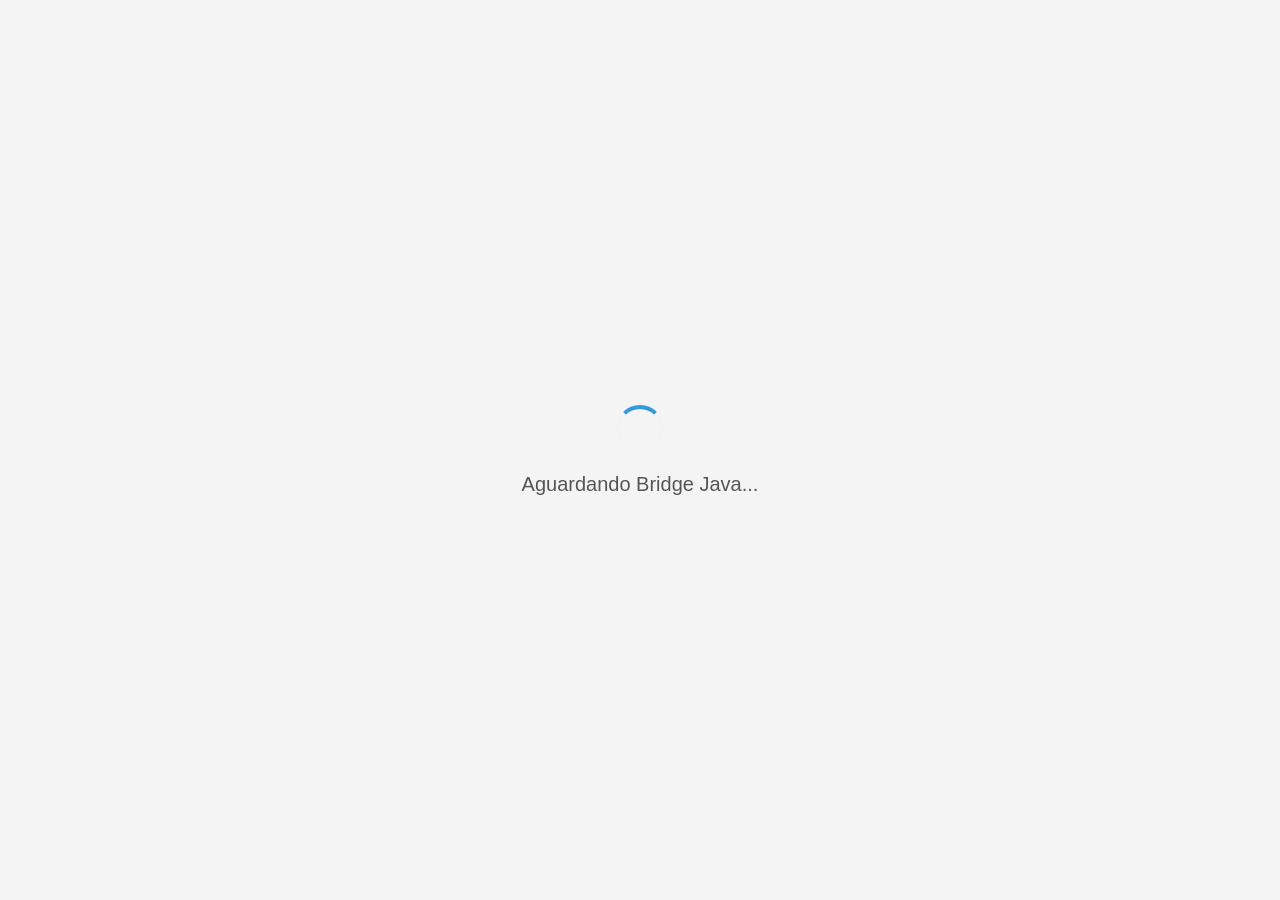
<file: src/main/resources/web/public/index.html>
<!DOCTYPE html>
<html lang="pt-br">
  <head>
    <meta charset="UTF-8" />
    <title>JWB App - Entry Point</title>
    <style>
      body {
        margin: 0;
        padding: 0;
        font-family: Arial, sans-serif;
        background-color: #f4f4f4;
      }
      #app {
        width: 100%;
        height: 100vh;
      }
      .loading-container {
        display: flex;
        flex-direction: column;
        justify-content: center;
        align-items: center;
        height: 100vh;
        font-size: 20px;
        color: #555;
      }
      .spinner {
        width: 40px;
        height: 40px;
        border: 4px solid #f3f3f3;
        border-top: 4px solid #3498db;
        border-radius: 50%;
        animation: spin 1s linear infinite;
        margin-bottom: 20px;
      }
      @keyframes spin {
        0% {
          transform: rotate(0deg);
        }
        100% {
          transform: rotate(360deg);
        }
      }
    </style>
  </head>
  <body>
    <div id="app">
      <div class="loading-container">
        <div class="spinner"></div>
        <div id="status-text">Aguardando Bridge Java...</div>
      </div>
    </div>

    <script src="../bridge/jwb-bridge.js"></script>
    <script src="../bridge/services.js"></script>
    <script src="../app/router.js"></script>

    <script>
      /**
       * Lógica de Inicialização Segura
       */
      let isAppInitialized = false;

      async function bootstrap() {
        if (isAppInitialized) return; // Trava a re-execução
        isAppInitialized = true;

        try {
          console.log('alert:[App] Iniciando boot...');
          const appData = await AppService.getInitData();

          Router.setContainer('app');
          Router.register('/home', 'home.html');
          Router.register('/about', 'about.html');

          await Router.navigate('/home');
          console.log('alert:[App] Sistema pronto!');
        } catch (e) {
          isAppInitialized = false;
          console.error('alert:[App] Erro no boot: ' + e.message);
        }
      }

      /**
       * Listener Global para a Bridge
       * O Java chama 'window.__JWB_BRIDGE_READY()' no App.java após injetar o objeto
       */
      window.__JWB_BRIDGE_READY = function () {
        alert('[JS] Sinal de Bridge Ready recebido do Java.');
        bootstrap();
      };
    </script>
  </body>
</html>
</file>
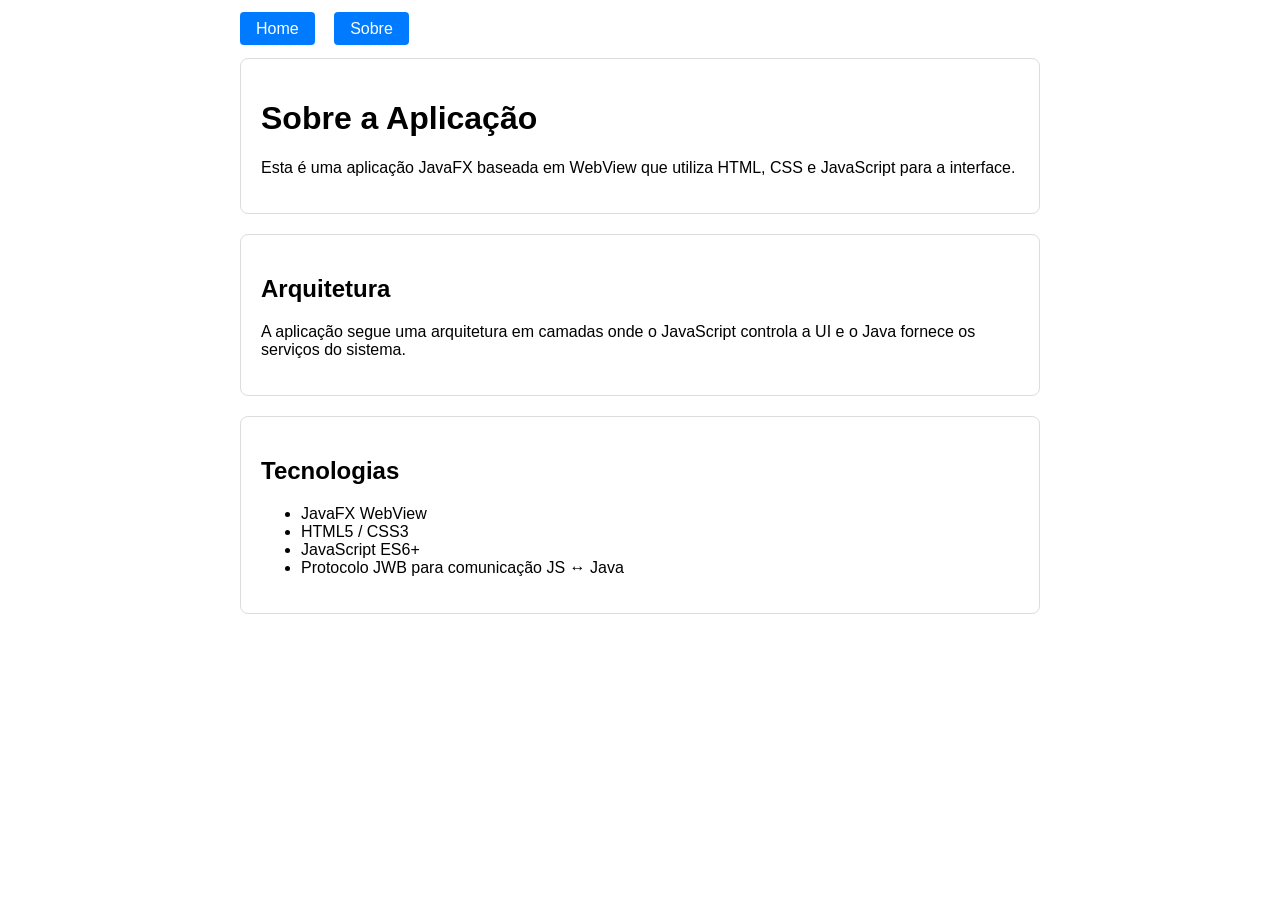
<file: src/main/resources/web/public/about.html>
<!DOCTYPE html>
<html lang="pt-br">
  <head>
    <meta charset="UTF-8" />
    <title>Sobre</title>
    <style>
      body {
        font-family: Arial, sans-serif;
        padding: 20px;
        max-width: 800px;
        margin: 0 auto;
      }
      .nav {
        margin-bottom: 20px;
      }
      .nav a {
        margin-right: 15px;
        padding: 8px 16px;
        background: #007bff;
        color: white;
        text-decoration: none;
        border-radius: 4px;
      }
      .nav a:hover {
        background: #0056b3;
      }
      .card {
        border: 1px solid #ddd;
        border-radius: 8px;
        padding: 20px;
        margin-bottom: 20px;
      }
    </style>
  </head>
  <body>
    <div class="nav">
      <a href="#" onclick="Router.navigate('/home'); return false;">Home</a>
      <a href="#" onclick="Router.navigate('/about'); return false;">Sobre</a>
    </div>

    <div class="card">
      <h1>Sobre a Aplicação</h1>
      <p>
        Esta é uma aplicação JavaFX baseada em WebView que utiliza HTML, CSS e
        JavaScript para a interface.
      </p>
    </div>

    <div class="card">
      <h2>Arquitetura</h2>
      <p>
        A aplicação segue uma arquitetura em camadas onde o JavaScript controla
        a UI e o Java fornece os serviços do sistema.
      </p>
    </div>

    <div class="card">
      <h2>Tecnologias</h2>
      <ul>
        <li>JavaFX WebView</li>
        <li>HTML5 / CSS3</li>
        <li>JavaScript ES6+</li>
        <li>Protocolo JWB para comunicação JS ↔ Java</li>
      </ul>
    </div>
  </body>
</html>
</file>
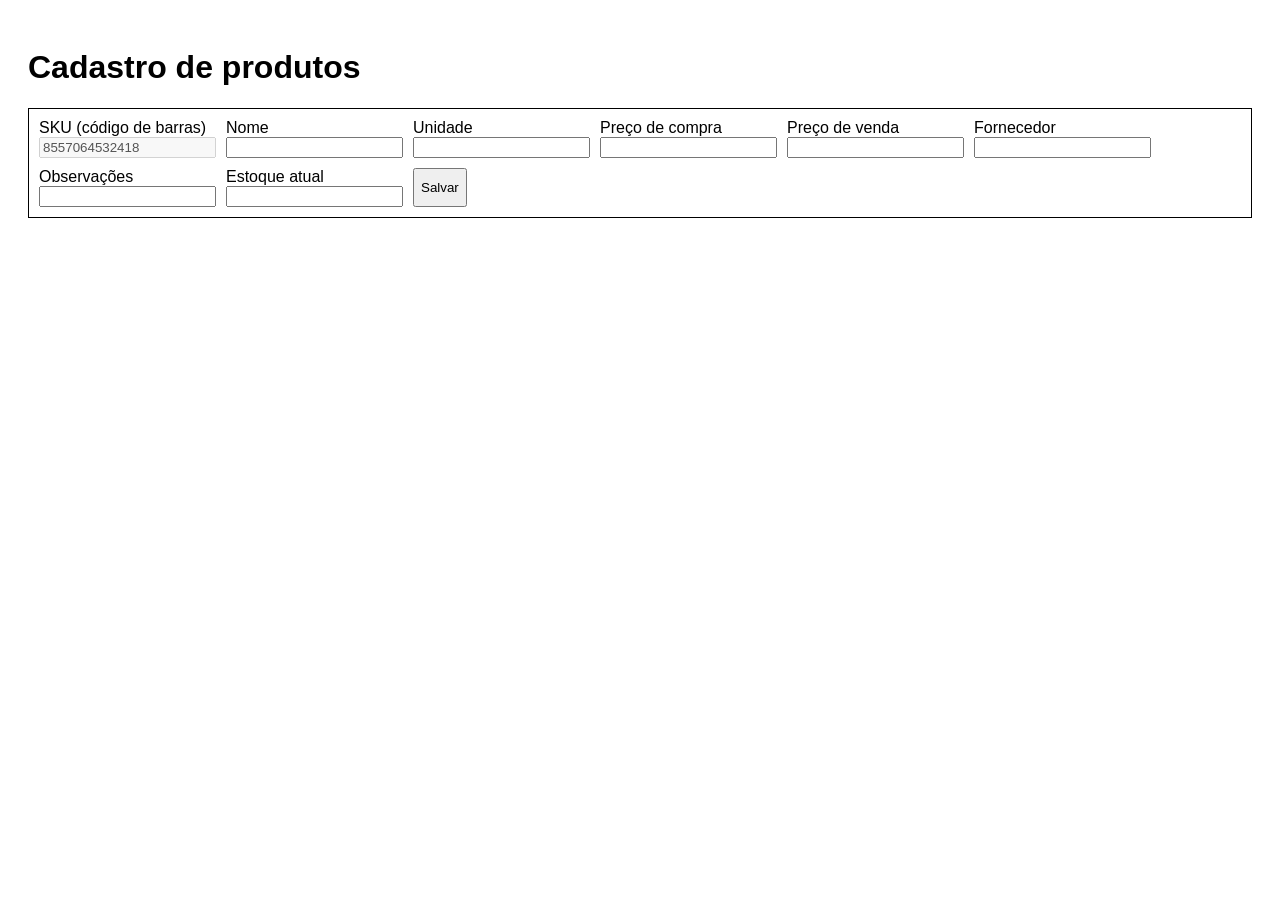
<file: src/main/resources/web/public/cadastro-produtos.html>
<!DOCTYPE html>
<html lang="pt-br">
  <head>
    <meta charset="UTF-8" />
    <title>Cadastro de produts</title>

    <style>
      body {
        font-family: Arial, sans-serif;
        padding: 20px;
        /* max-width: 800px; */
      }
      form {
        border: 1px solid black;
        padding: 10px;
        display: flex;
        flex-wrap: wrap;
        gap: 10px;
      }

      form .item {
        display: flex;
        flex-direction: column;
      }
    </style>
  </head>
  <body>
    <h1>Cadastro de produtos</h1>
    <form>
      <div class="item">
        <label for="cod">SKU (código de barras)</label>
        <input id="cod" disabled />
      </div>
      <div class="item">
        <label for="nome">Nome</label>
        <input id="nome" value="" placeholder="" />
      </div>
      <div class="item">
        <label for="unidade">Unidade</label>
        <input id="unidade" value="" placeholder="" />
      </div>
      <div class="item">
        <label for="precoCompra">Preço de compra</label>
        <input id="precoCompra" value="" placeholder="" />
      </div>
      <div class="item">
        <label for="precoVenda">Preço de venda</label>
        <input id="precoVenda" value="" placeholder="" />
      </div>
      <div class="item">
        <label for="fornecedor">Fornecedor</label>
        <input id="fornecedor" value="" placeholder="" />
      </div>
      <div class="item">
        <label for="observacoes">Observações</label>
        <input id="observacoes" value="" placeholder="" />
      </div>

      <div class="item">
        <label for="estoque">Estoque atual</label>
        <input id="estoque" value="" placeholder="" />
      </div>

      <button type="button" id="salvarBtn">Salvar</button>
    </form>
  </body>

  <script>
    const codigoBarrasRef = document.getElementById('cod');
    codigoBarrasRef.value = gerarCodigoBarras();

    function gerarCodigoBarras() {
      // Gera 12 dígitos aleatórios para EAN-13
      let codigo = '';
      for (let i = 0; i < 12; i++) {
        codigo += Math.floor(Math.random() * 10);
      }

      // Calcula o dígito verificador
      let soma = 0;
      for (let i = 0; i < 12; i++) {
        const digito = parseInt(codigo[i]);
        soma += i % 2 === 0 ? digito * 1 : digito * 3;
      }
      const digitoVerificador = (10 - (soma % 10)) % 10;

      // Retorna o código completo (13 dígitos)
      return codigo + digitoVerificador;
    }

    document.getElementById('salvarBtn').addEventListener('click', () => {
      const dados = {
        cod: document.getElementById('cod').value,
        nome: document.getElementById('nome').value,
        unidade: document.getElementById('unidade').value,
        precoCompra: document.getElementById('precoCompra').value,
        precoVenda: document.getElementById('precoVenda').value,
        fornecedor: document.getElementById('fornecedor').value,
        observacoes: document.getElementById('observacoes').value,
        estoque: document.getElementById('estoque').value,
      };

      console.log('Dados salvos:', dados);
    });
  </script>
</html>
</file>
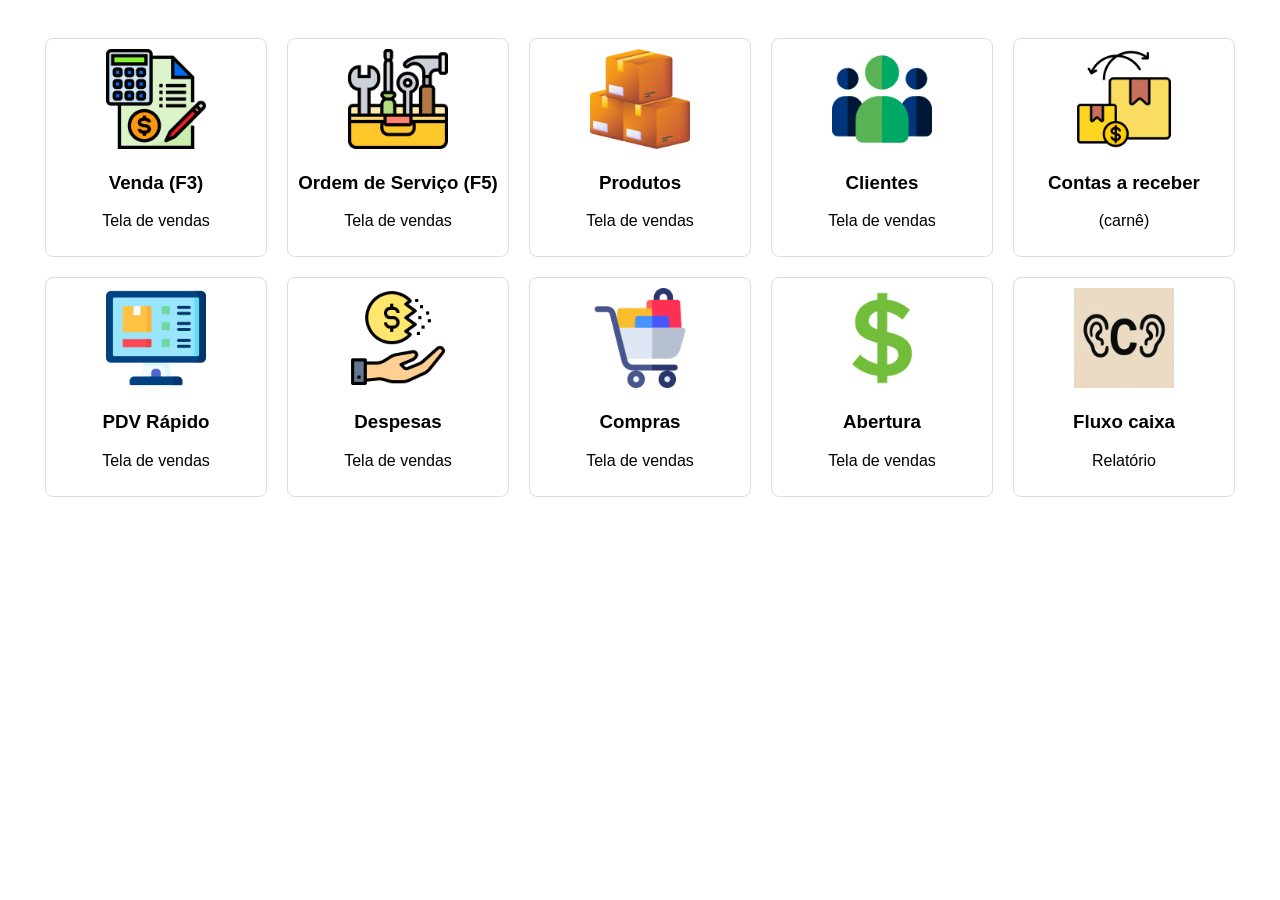
<file: src/main/resources/web/public/home.html>
<!DOCTYPE html>
<html lang="pt-br">
  <head>
    <meta charset="UTF-8" />
    <title>Home</title>

    <style>
      body {
        font-family: Arial, sans-serif;
        padding: 20px;
        /* max-width: 800px; */
      }

      #items-container {
        display: flex;
        flex-wrap: wrap;
        justify-content: center;
      }

      .item-card {
        width: 200px;
        margin: 10px;
        border: 1px solid #ddd;
        border-radius: 8px;
        padding: 10px;
        text-align: center;
      }

      .item-card :hover {
        border-color: rgba(0, 0, 0, 0.1);
      }
      .item-card img {
        width: 100px;
        height: 100px;
      }
    </style>
  </head>
  <body class="content">
    <div id="items-container"></div>
  </body>

  <script>
    const items = [
      {
        nome: 'Venda (F3)',
        descricao: 'Tela de vendas',
        img: '../../assets/venda.png',
      },
      {
        nome: 'Ordem de Serviço (F5)',
        descricao: 'Tela de vendas',
        img: '../../assets/ordem_servico.png',
      },
      {
        nome: 'Produtos',
        descricao: 'Tela de vendas',
        img: '../../assets/produtos.png',
        destino: '/cadastro-produtos',
        tituloSpawn: 'Cadastrar produtos',
      },
      {
        nome: 'Clientes',
        descricao: 'Tela de vendas',
        img: '../../assets/clientes.png',
      },
      {
        nome: 'Contas a receber',
        descricao: '(carnê)',
        img: '../../assets/contas_a_receber.png',
      },
      {
        nome: 'PDV Rápido',
        descricao: 'Tela de vendas',
        img: '../../assets/pdv.png',
      },
      {
        nome: 'Despesas',
        descricao: 'Tela de vendas',
        img: '../../assets/despesas.png',
      },
      {
        nome: 'Compras',
        descricao: 'Tela de vendas',
        img: '../../assets/compras.png',
      },
      {
        nome: 'Abertura',
        descricao: 'Tela de vendas',
        img: '../../assets/abertura.png',
      },
      {
        nome: 'Fluxo caixa',
        descricao: 'Relatório',
        img: '../../assets/coesion-effect-logo.png',
      },
    ];

    const container = document.getElementById('items-container');
    items.forEach((item) => {
      const card = document.createElement('div');
      card.className = 'item-card';
      card.innerHTML = `
          <img src="${item.img}" alt="${item.nome}">
          <h3>${item.nome}</h3>
          <p>${item.descricao}</p>
        `;

      card.addEventListener('click', async () => {
        console.log('Clicou em:', item.nome);
        alert('Clicou em: ' + JSON.stringify(item));
        if (item.destino != undefined) {
          await WindowService.spawnWindow(
            item.destino.replace('/', '').concat('.html'),
            {
              title: item.tituloSpawn,
              width: 600,
              height: 400,
            }
          );
        }
      });

      container.appendChild(card);
    });
  </script>
</html>
</file>
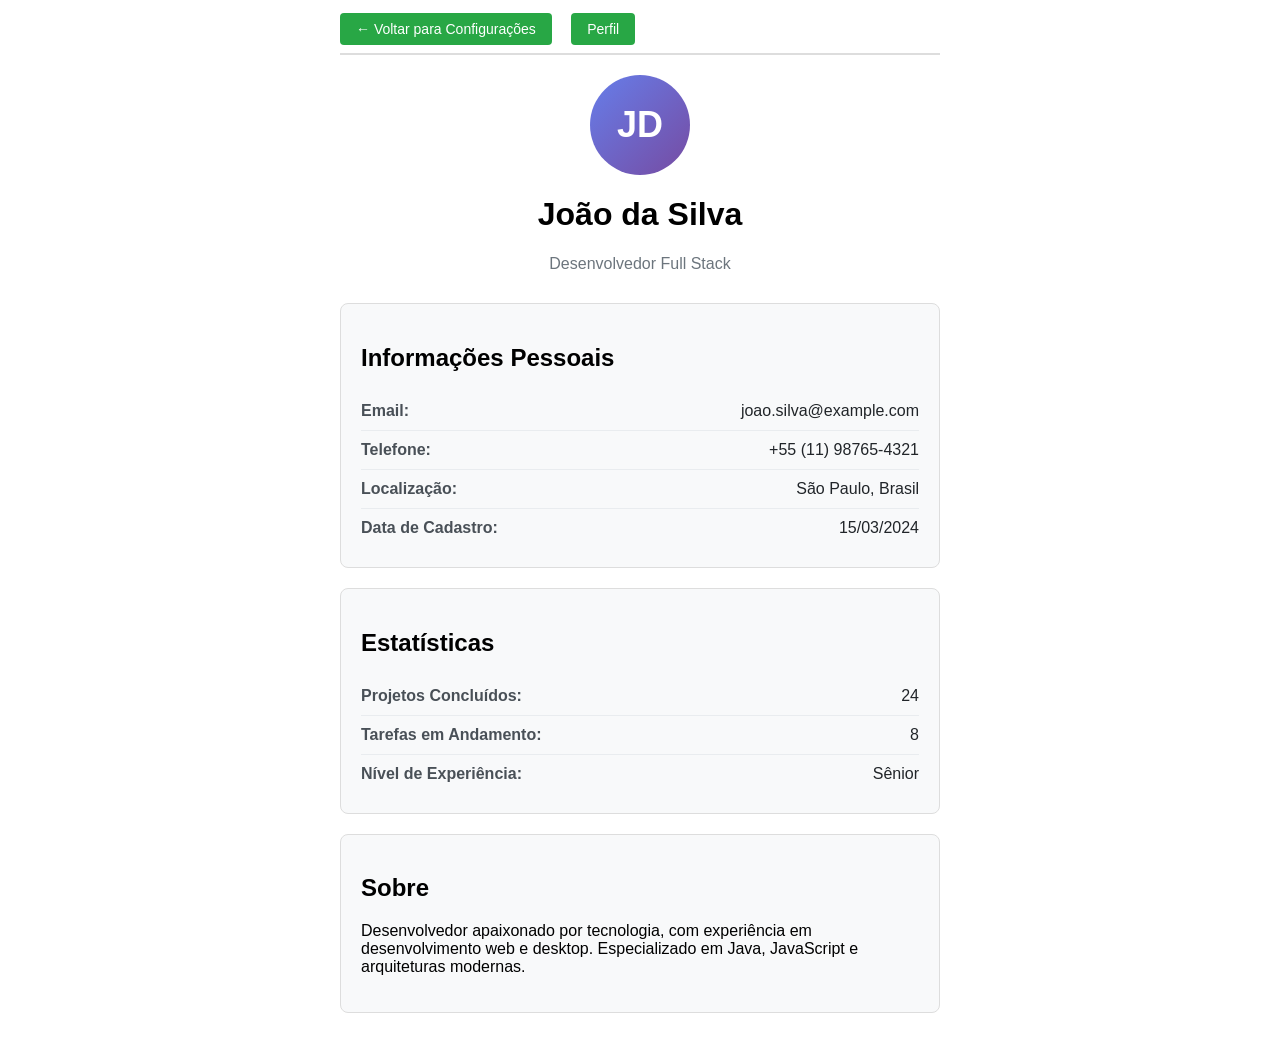
<file: src/main/resources/web/public/profile.html>
<!DOCTYPE html>
<html lang="pt-br">
  <head>
    <meta charset="UTF-8" />
    <title>Perfil do Usuário</title>
    <style>
      body {
        font-family: Arial, sans-serif;
        padding: 20px;
        max-width: 600px;
        margin: 0 auto;
      }
      .nav {
        margin-bottom: 20px;
        padding-bottom: 15px;
        border-bottom: 2px solid #ddd;
      }
      .nav a {
        margin-right: 15px;
        padding: 8px 16px;
        background: #28a745;
        color: white;
        text-decoration: none;
        border-radius: 4px;
        font-size: 14px;
      }
      .nav a:hover {
        background: #218838;
      }
      .card {
        border: 1px solid #ddd;
        border-radius: 8px;
        padding: 20px;
        margin-bottom: 20px;
        background: #f8f9fa;
      }
      .profile-header {
        text-align: center;
        margin-bottom: 30px;
      }
      .avatar {
        width: 100px;
        height: 100px;
        border-radius: 50%;
        background: linear-gradient(135deg, #667eea 0%, #764ba2 100%);
        margin: 0 auto 15px;
        display: flex;
        align-items: center;
        justify-content: center;
        color: white;
        font-size: 36px;
        font-weight: bold;
      }
      .info-row {
        display: flex;
        justify-content: space-between;
        padding: 10px 0;
        border-bottom: 1px solid #e9ecef;
      }
      .info-row:last-child {
        border-bottom: none;
      }
      .info-label {
        font-weight: bold;
        color: #495057;
      }
      .info-value {
        color: #212529;
      }
    </style>
  </head>
  <body>
    <div class="nav">
      <a href="#" onclick="Router.navigate('/settings'); return false;"
        >← Voltar para Configurações</a
      >
      <a href="#" onclick="Router.navigate('/profile'); return false;"
        >Perfil</a
      >
    </div>

    <div class="profile-header">
      <div class="avatar">JD</div>
      <h1>João da Silva</h1>
      <p style="color: #6c757d">Desenvolvedor Full Stack</p>
    </div>

    <div class="card">
      <h2>Informações Pessoais</h2>
      <div class="info-row">
        <span class="info-label">Email:</span>
        <span class="info-value">joao.silva@example.com</span>
      </div>
      <div class="info-row">
        <span class="info-label">Telefone:</span>
        <span class="info-value">+55 (11) 98765-4321</span>
      </div>
      <div class="info-row">
        <span class="info-label">Localização:</span>
        <span class="info-value">São Paulo, Brasil</span>
      </div>
      <div class="info-row">
        <span class="info-label">Data de Cadastro:</span>
        <span class="info-value">15/03/2024</span>
      </div>
    </div>

    <div class="card">
      <h2>Estatísticas</h2>
      <div class="info-row">
        <span class="info-label">Projetos Concluídos:</span>
        <span class="info-value">24</span>
      </div>
      <div class="info-row">
        <span class="info-label">Tarefas em Andamento:</span>
        <span class="info-value">8</span>
      </div>
      <div class="info-row">
        <span class="info-label">Nível de Experiência:</span>
        <span class="info-value">Sênior</span>
      </div>
    </div>

    <div class="card">
      <h2>Sobre</h2>
      <p>
        Desenvolvedor apaixonado por tecnologia, com experiência em
        desenvolvimento web e desktop. Especializado em Java, JavaScript e
        arquiteturas modernas.
      </p>
    </div>

    <!-- Carrega scripts necessários se ainda não estiverem carregados -->
    <script>
      // Função para carregar scripts sequencialmente
      async function loadScripts() {
        if (!window.JWB) {
          await new Promise((resolve) => {
            const bridgeScript = document.createElement('script');
            bridgeScript.src = '../bridge/jwb-bridge.js';
            bridgeScript.onload = () => {
              console.log('[Profile] Bridge carregada');
              const servicesScript = document.createElement('script');
              servicesScript.src = '../bridge/services.js';
              servicesScript.onload = () => {
                console.log('[Profile] Services carregados');
                resolve();
              };
              servicesScript.onerror = () => {
                console.error('[Profile] Erro ao carregar services.js');
                resolve();
              };
              document.head.appendChild(servicesScript);
            };
            bridgeScript.onerror = () => {
              console.error('[Profile] Erro ao carregar jwb-bridge.js');
              resolve();
            };
            document.head.appendChild(bridgeScript);
          });
        }

        if (!window.Router) {
          await new Promise((resolve) => {
            const routerScript = document.createElement('script');
            routerScript.src = '../app/router.js';
            routerScript.onload = () => {
              console.log('[Profile] Router carregado');
              resolve();
            };
            routerScript.onerror = () => {
              console.error('[Profile] Erro ao carregar router.js');
              resolve();
            };
            document.head.appendChild(routerScript);
          });
        }
      }

      // Carrega scripts imediatamente
      loadScripts().then(() => {
        console.log('[Profile] Todos os scripts carregados');
      });
    </script>

    <script>
      // Aguarda o router estar disponível e registra as rotas
      (async function () {
        // Aguarda os scripts estarem carregados
        while (!window.Router || !window.FileService) {
          await new Promise((resolve) => setTimeout(resolve, 50));
        }

        // Configura o container do router (o body inteiro neste caso)
        Router.setContainer(document.body);

        // Registra as rotas para esta janela
        Router.register('/settings', 'settings.html');
        Router.register('/profile', 'profile.html');

        console.log('[Profile] Router configurado para esta janela');
      })();
    </script>
  </body>
</html>
</file>
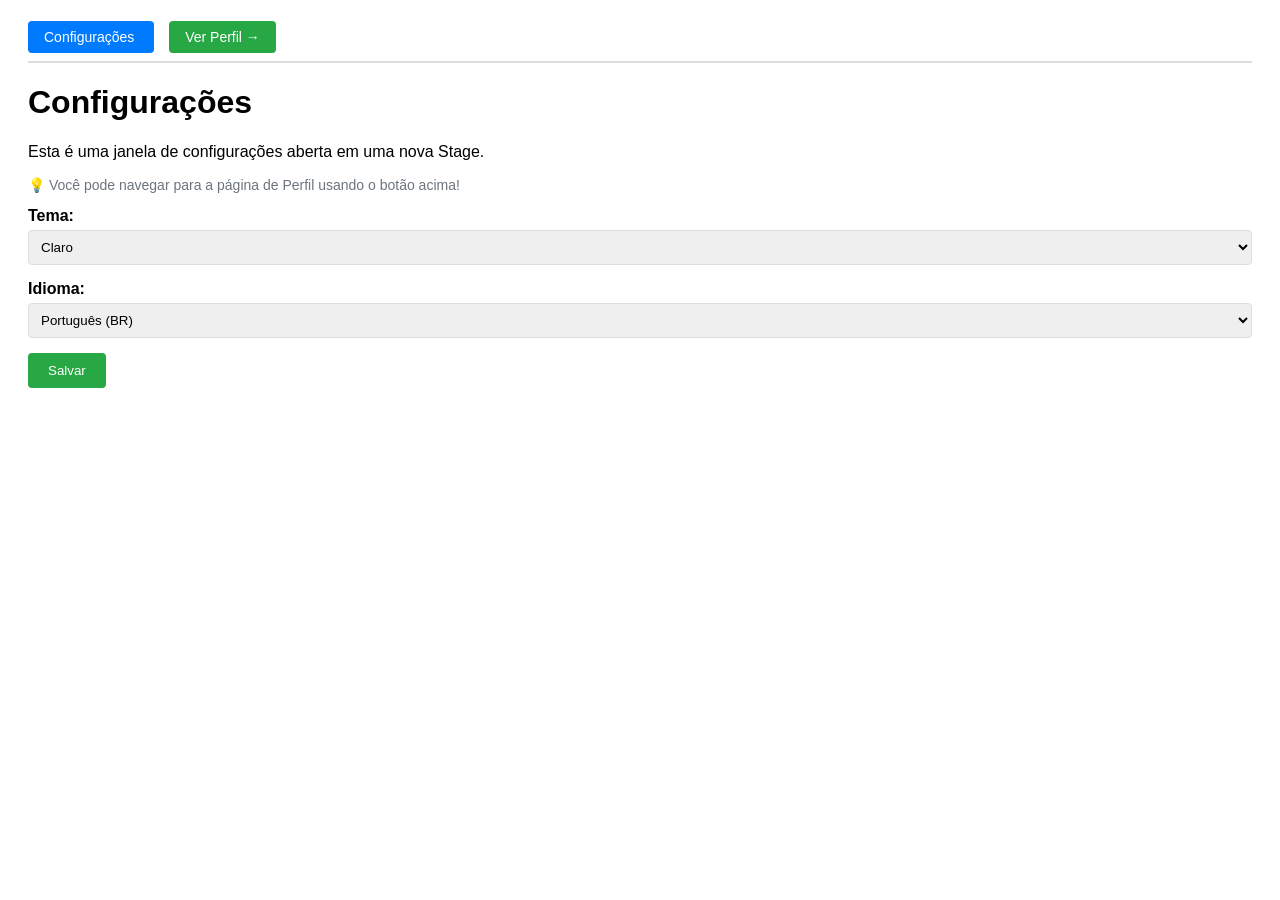
<file: src/main/resources/web/public/settings.html>
<!DOCTYPE html>
<html lang="pt-br">
  <head>
    <meta charset="UTF-8" />
    <title>Configurações</title>
    <style>
      body {
        font-family: Arial, sans-serif;
        padding: 20px;
      }
      .form-group {
        margin-bottom: 15px;
      }
      label {
        display: block;
        margin-bottom: 5px;
        font-weight: bold;
      }
      input,
      select {
        width: 100%;
        padding: 8px;
        border: 1px solid #ddd;
        border-radius: 4px;
        box-sizing: border-box;
      }
      button {
        padding: 10px 20px;
        background: #28a745;
        color: white;
        border: none;
        border-radius: 4px;
        cursor: pointer;
      }
      button:hover {
        background: #218838;
      }
    </style>
  </head>
  <body>
    <div
      style="
        margin-bottom: 20px;
        padding-bottom: 15px;
        border-bottom: 2px solid #ddd;
      "
    >
      <a
        href="#"
        onclick="Router.navigate('/settings'); return false;"
        style="
          margin-right: 15px;
          padding: 8px 16px;
          background: #007bff;
          color: white;
          text-decoration: none;
          border-radius: 4px;
          font-size: 14px;
        "
      >
        Configurações
      </a>
      <a
        href="#"
        onclick="Router.navigate('/profile'); return false;"
        style="
          padding: 8px 16px;
          background: #28a745;
          color: white;
          text-decoration: none;
          border-radius: 4px;
          font-size: 14px;
        "
      >
        Ver Perfil →
      </a>
    </div>

    <h1>Configurações</h1>
    <p>Esta é uma janela de configurações aberta em uma nova Stage.</p>
    <p style="color: #6c757d; font-size: 14px">
      💡 Você pode navegar para a página de Perfil usando o botão acima!
    </p>

    <div class="form-group">
      <label>Tema:</label>
      <select id="theme">
        <option value="light">Claro</option>
        <option value="dark">Escuro</option>
      </select>
    </div>

    <div class="form-group">
      <label>Idioma:</label>
      <select id="language">
        <option value="pt-br">Português (BR)</option>
        <option value="en">English</option>
        <option value="es">Español</option>
      </select>
    </div>

    <button onclick="saveSettings()">Salvar</button>

    <!-- Carrega scripts necessários se ainda não estiverem carregados -->
    <script>
      // Função para carregar scripts sequencialmente
      async function loadScripts() {
        if (!window.JWB) {
          await new Promise((resolve) => {
            const bridgeScript = document.createElement('script');
            bridgeScript.src = '../bridge/jwb-bridge.js';
            bridgeScript.onload = () => {
              console.log('[Settings] Bridge carregada');
              const servicesScript = document.createElement('script');
              servicesScript.src = '../bridge/services.js';
              servicesScript.onload = () => {
                console.log('[Settings] Services carregados');
                resolve();
              };
              servicesScript.onerror = () => {
                console.error('[Settings] Erro ao carregar services.js');
                resolve(); // Continua mesmo se falhar
              };
              document.head.appendChild(servicesScript);
            };
            bridgeScript.onerror = () => {
              console.error('[Settings] Erro ao carregar jwb-bridge.js');
              resolve(); // Continua mesmo se falhar
            };
            document.head.appendChild(bridgeScript);
          });
        }

        if (!window.Router) {
          await new Promise((resolve) => {
            const routerScript = document.createElement('script');
            routerScript.src = '../app/router.js';
            routerScript.onload = () => {
              console.log('[Settings] Router carregado');
              resolve();
            };
            routerScript.onerror = () => {
              console.error('[Settings] Erro ao carregar router.js');
              resolve(); // Continua mesmo se falhar
            };
            document.head.appendChild(routerScript);
          });
        }
      }

      // Carrega scripts imediatamente
      loadScripts().then(() => {
        console.log('[Settings] Todos os scripts carregados');
      });
    </script>

    <script>
      // Aguarda o router estar disponível e registra as rotas
      (async function () {
        // Aguarda os scripts estarem carregados
        while (!window.Router || !window.FileService) {
          await new Promise((resolve) => setTimeout(resolve, 50));
        }

        // Configura o container do router (o body inteiro neste caso)
        Router.setContainer(document.body);

        // Registra as rotas para esta janela
        Router.register('/settings', 'settings.html');
        Router.register('/profile', 'profile.html');

        console.log('[Settings] Router configurado para esta janela');
      })();

      // Define função globalmente
      window.saveSettings = async function () {
        const theme = document.getElementById('theme').value;
        const language = document.getElementById('language').value;
        alert(`Configurações salvas!\nTema: ${theme}\nIdioma: ${language}`);
        // Aqui você poderia chamar um serviço Java para salvar as configurações
      };
    </script>
  </body>
</html>
</file>
